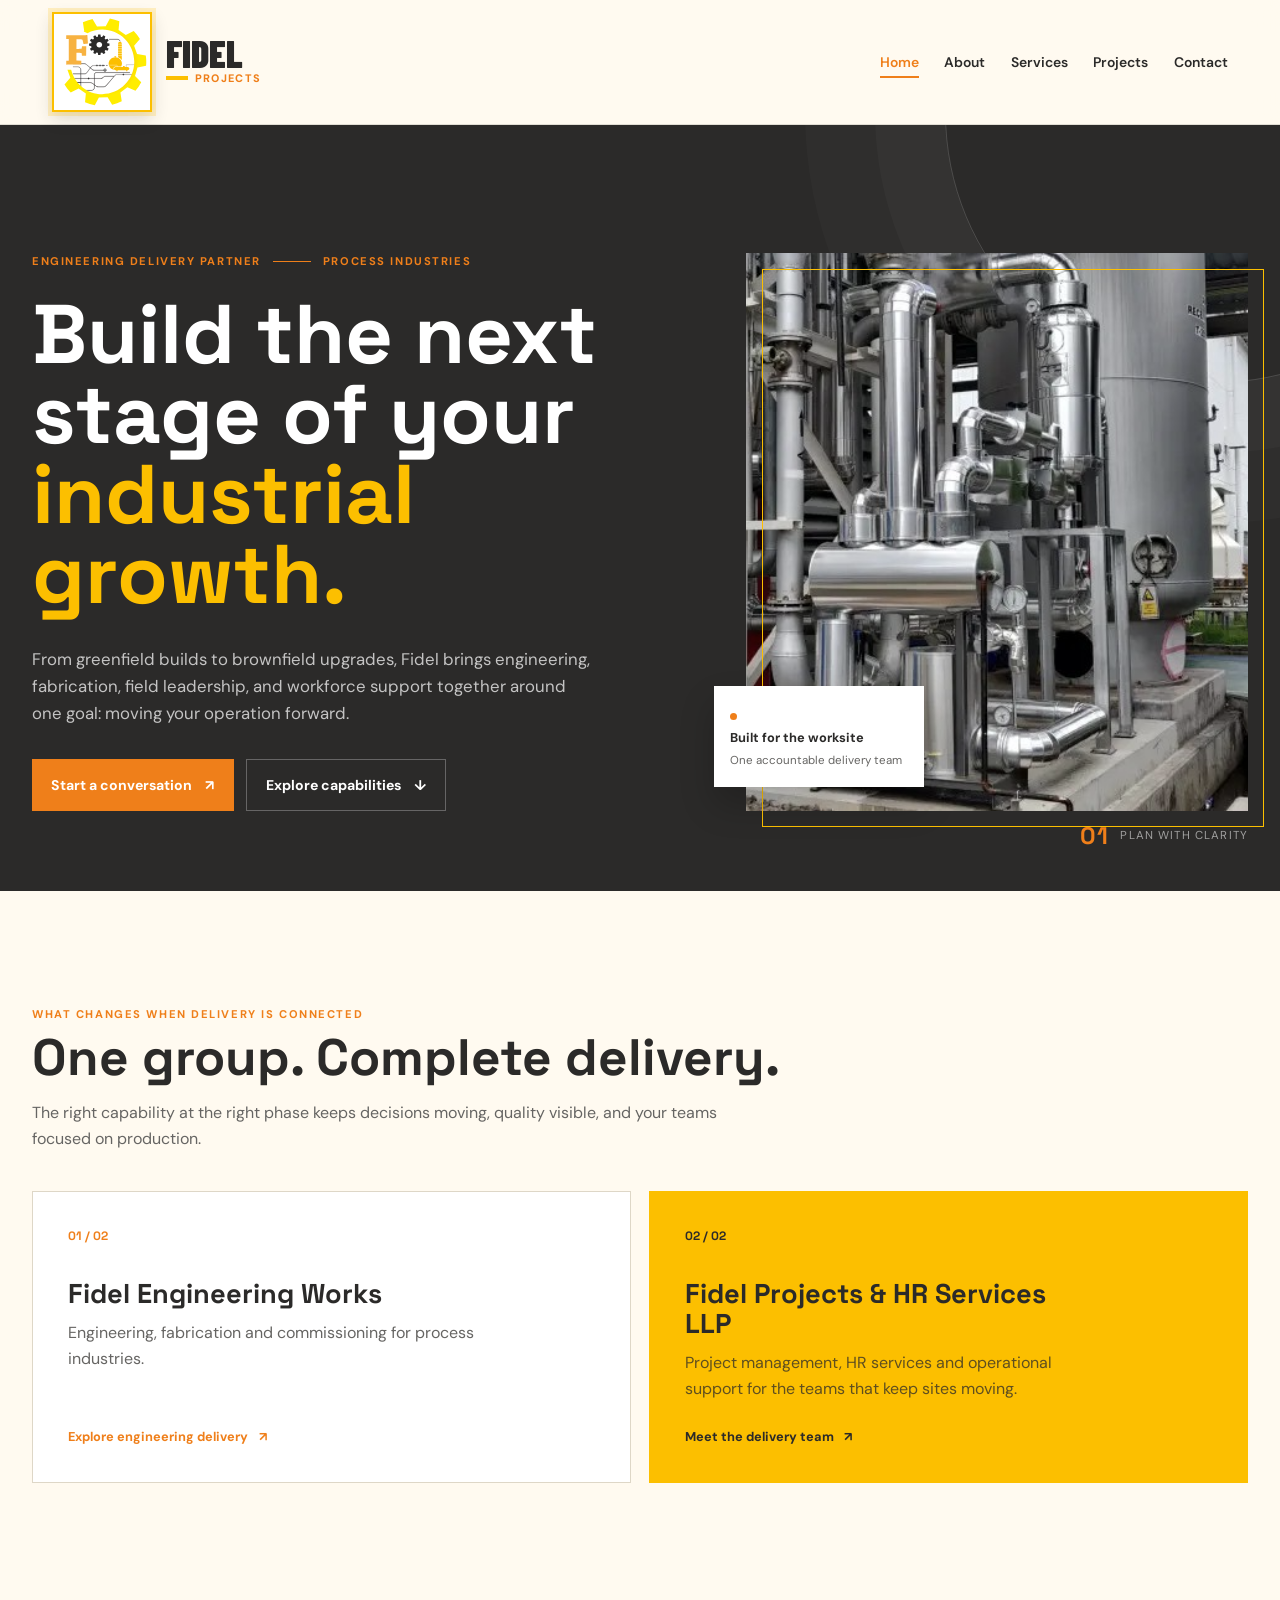
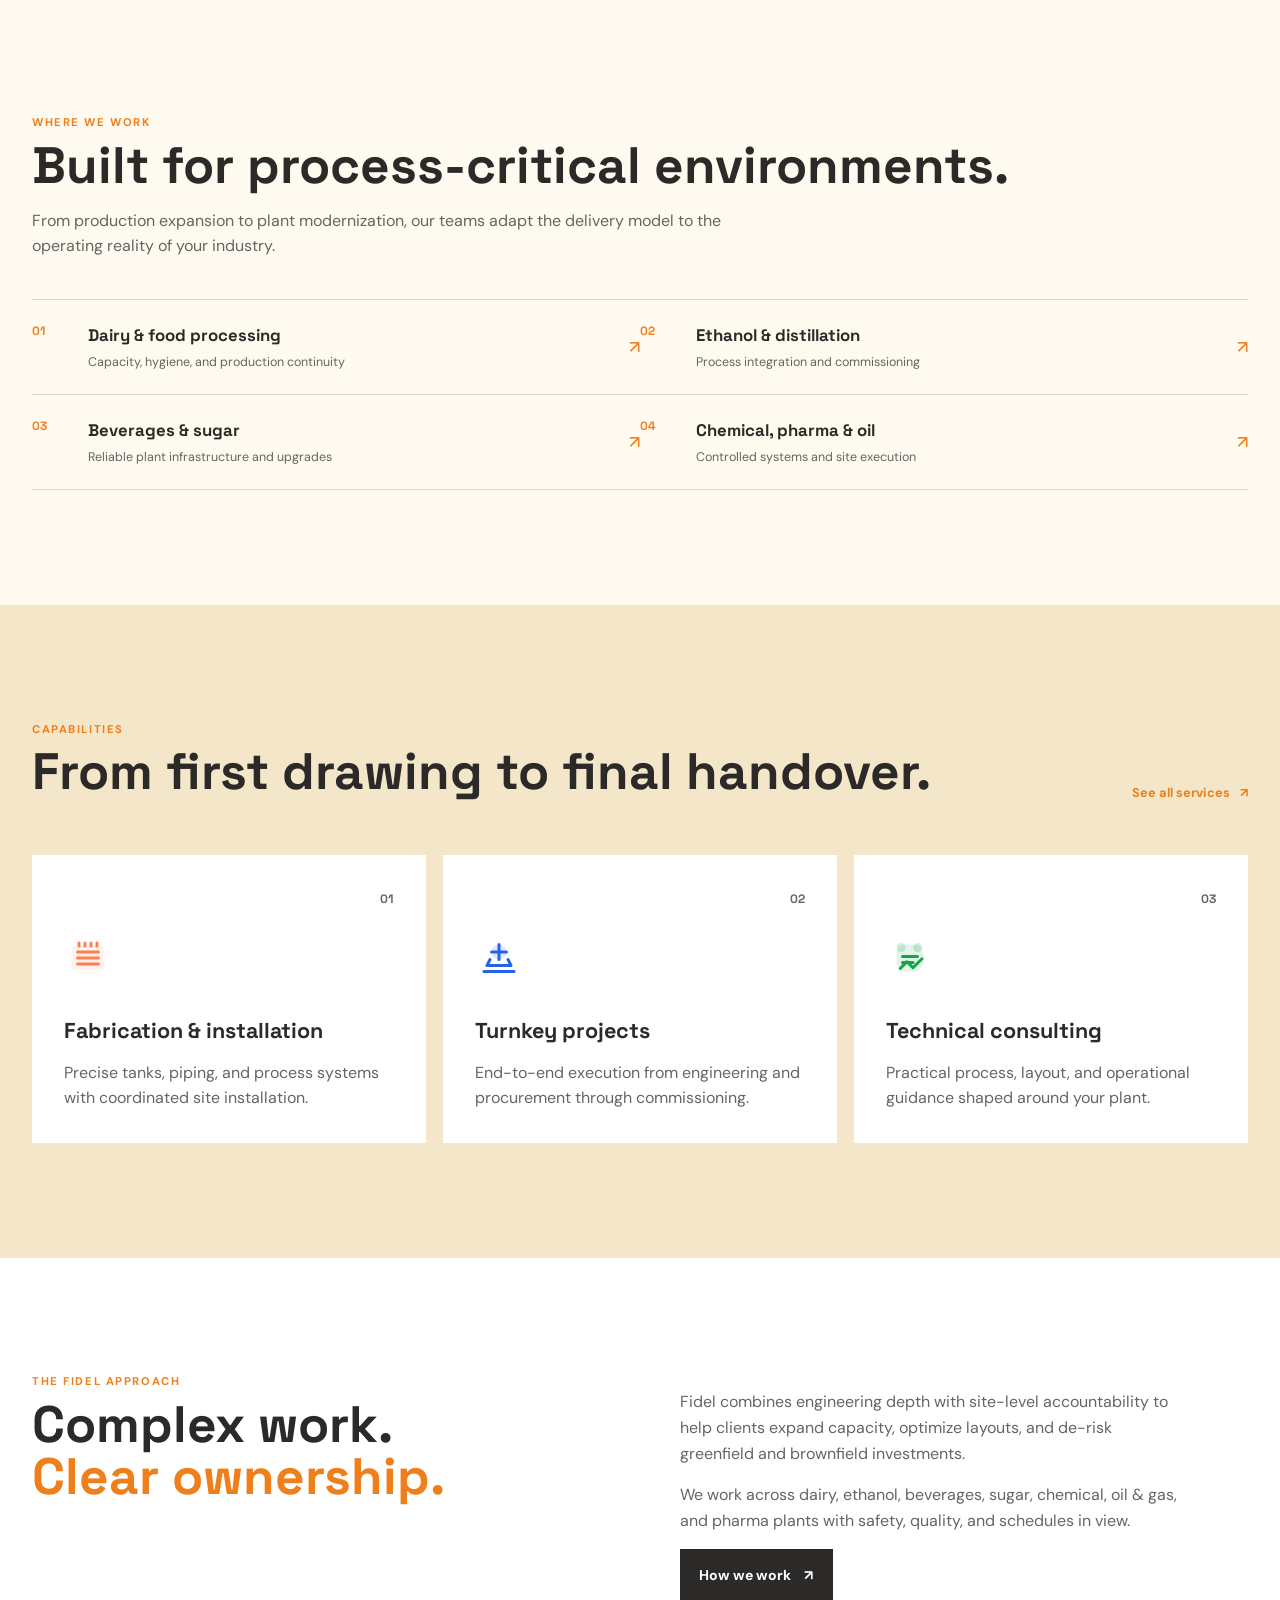
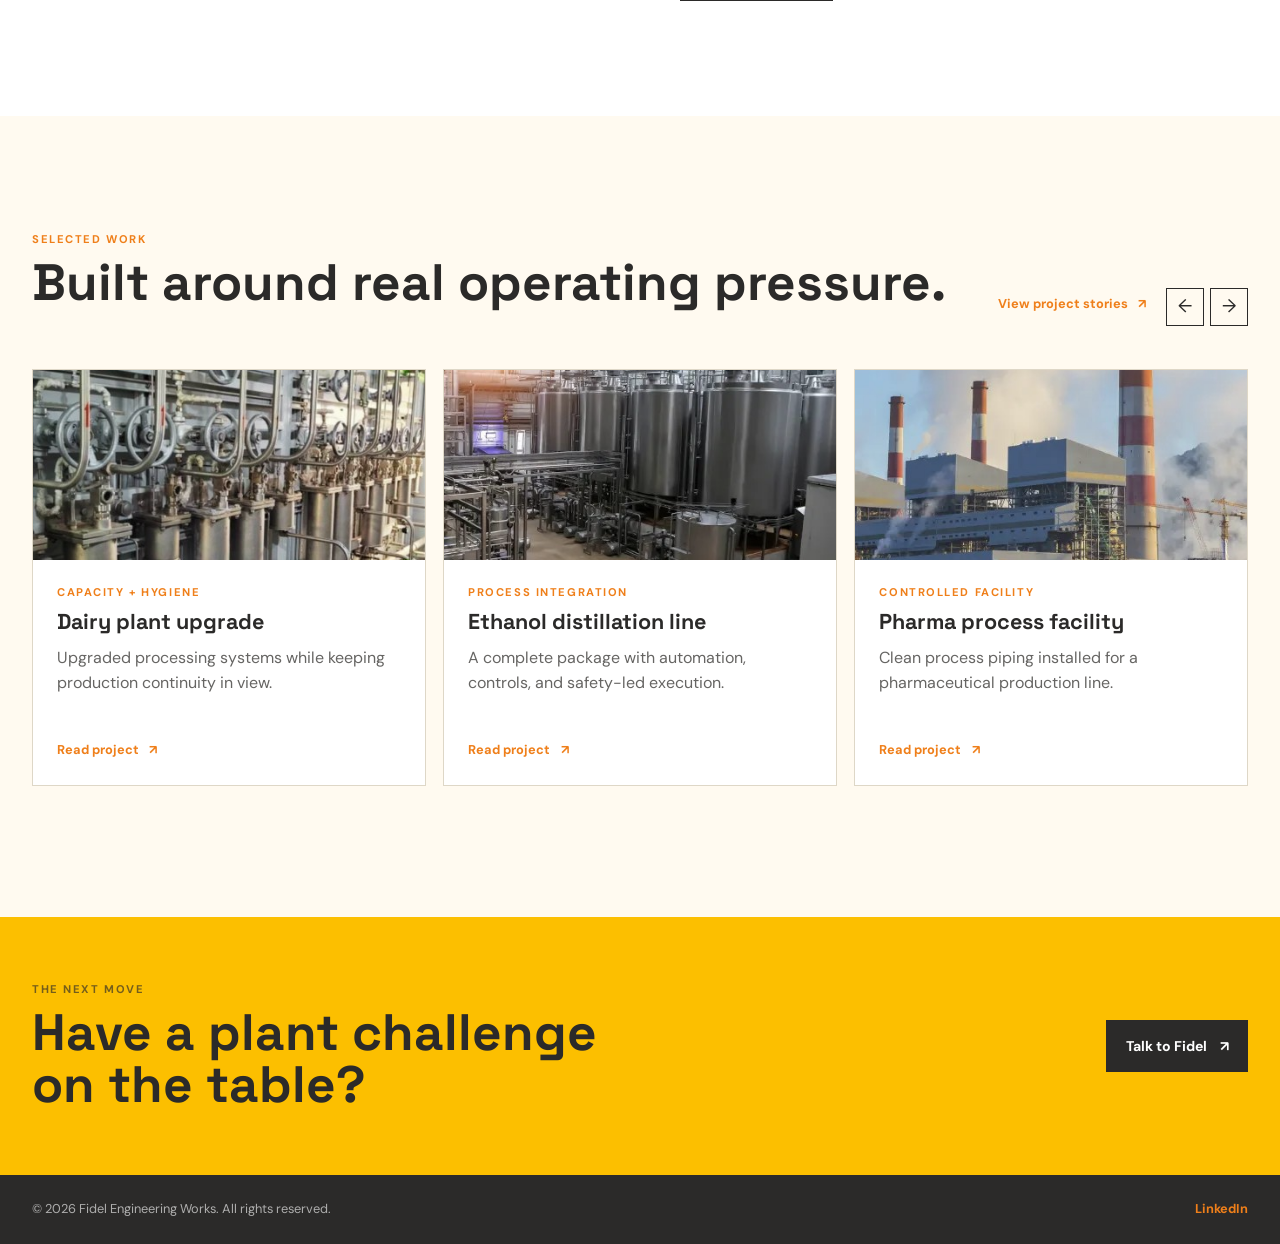
<file: index.html>
<!DOCTYPE html>
<html lang="en">
<head>
  <meta charset="UTF-8">
  <title>Fidel Projects | Industrial Delivery That Moves You Forward</title>
  <meta name="viewport" content="width=device-width, initial-scale=1.0">
  <meta name="description" content="Fidel Projects combines engineering, fabrication, project management and workforce support to help process industries deliver with confidence.">
  <meta name="theme-color" content="#2b2a29">
  <meta property="og:type" content="website">
  <meta property="og:title" content="Fidel Projects | Industrial Delivery That Moves You Forward">
  <meta property="og:description" content="Integrated engineering, fabrication, project management and workforce support for process industries.">
  <meta property="og:url" content="https://fidel-projects.com/">
  <meta property="og:image" content="https://fidel-projects.com/assets/industry-3.jpeg">
  <meta name="twitter:card" content="summary_large_image">
  <meta name="twitter:title" content="Fidel Projects | Industrial Delivery That Moves You Forward">
  <meta name="twitter:description" content="Integrated engineering, fabrication, project management and workforce support for process industries.">
  <meta name="twitter:image" content="https://fidel-projects.com/assets/industry-3.jpeg">
  <link rel="canonical" href="https://fidel-projects.com/">
  <link rel="icon" type="image/svg+xml" href="assets/Logo.svg">
  <link rel="stylesheet" href="style.css">
  <script type="application/ld+json">
    {
      "@context": "https://schema.org",
      "@type": "Organization",
      "name": "Fidel Projects",
      "url": "https://fidel-projects.com/",
      "logo": "https://fidel-projects.com/assets/Logo.svg",
      "sameAs": ["https://www.linkedin.com/company/fidel-engineering-works/"]
    }
  </script>
</head>
<body>
  <header class="site-header">
    <nav class="site-nav" aria-label="Primary navigation">
      <a class="logo" href="index.html#home" aria-label="Fidel Projects home"><img src="assets/Logo.svg" alt="" class="logo-image"><span class="logo-name"><span class="logo-primary">Fidel</span><span class="logo-secondary">Projects</span></span></a>
      <button class="menu-toggle" type="button" aria-expanded="false" aria-controls="primary-menu" aria-label="Open navigation menu"><span></span><span></span><span></span></button>
      <ul class="nav-links" id="primary-menu">
        <li><a href="index.html#home">Home</a></li><li><a href="about.html#about">About</a></li><li><a href="services.html#services">Services</a></li><li><a href="projects.html#projects">Projects</a></li><li><a href="contact.html#contact">Contact</a></li>
      </ul>
    </nav>
  </header>
  <main>
    <section class="hero" id="home">
      <div class="hero-copy"><p class="eyebrow">Engineering delivery partner <span class="eyebrow-rule"></span> Process industries</p><h1><span>Build the next</span><span>stage of your</span><span class="hero-accent">industrial growth.</span></h1><p class="hero-lead">From greenfield builds to brownfield upgrades, Fidel brings engineering, fabrication, field leadership, and workforce support together around one goal: moving your operation forward.</p><p class="hero-cta"><a class="btn btn-primary" href="contact.html#contact">Start a conversation <span aria-hidden="true">↗</span></a><a class="btn btn-secondary" href="#services">Explore capabilities <span aria-hidden="true">↓</span></a></p></div>
      <div class="hero-visual" aria-label="Industrial process piping and plant equipment"><img src="assets/industry-3.jpeg" alt="Stainless steel process piping and skids in an industrial facility"><div class="hero-note"><span class="status-dot"></span><strong>Built for the worksite</strong><small>One accountable delivery team</small></div></div><div class="hero-metric"><strong>01</strong><span>Plan with clarity</span></div>
    </section>
    <section class="section brands reveal"><div class="section-inner"><div class="section-kicker">What changes when delivery is connected</div><h2>One group. Complete delivery.</h2><p class="section-intro">The right capability at the right phase keeps decisions moving, quality visible, and your teams focused on production.</p><div class="brand-highlight"><div class="brand-card"><span class="card-index">01 / 02</span><h3>Fidel Engineering Works</h3><p class="brand-intro">Engineering, fabrication and commissioning for process industries.</p><a class="text-link" href="services.html#services">Explore engineering delivery <span aria-hidden="true">↗</span></a></div><div class="brand-card brand-card-dark"><span class="card-index">02 / 02</span><h3>Fidel Projects &amp; HR Services LLP</h3><p class="brand-intro">Project management, HR services and operational support for the teams that keep sites moving.</p><a class="text-link" href="about.html#about">Meet the delivery team <span aria-hidden="true">↗</span></a></div></div></div></section>
    <section class="section industries reveal" id="industries"><div class="section-inner"><div class="section-kicker">Where we work</div><h2>Built for process-critical environments.</h2><p class="section-intro">From production expansion to plant modernization, our teams adapt the delivery model to the operating reality of your industry.</p><div class="industry-list"><a class="industry-item" href="contact.html#contact"><span>01</span><strong>Dairy &amp; food processing</strong><small>Capacity, hygiene, and production continuity</small><b aria-hidden="true">↗</b></a><a class="industry-item" href="contact.html#contact"><span>02</span><strong>Ethanol &amp; distillation</strong><small>Process integration and commissioning</small><b aria-hidden="true">↗</b></a><a class="industry-item" href="contact.html#contact"><span>03</span><strong>Beverages &amp; sugar</strong><small>Reliable plant infrastructure and upgrades</small><b aria-hidden="true">↗</b></a><a class="industry-item" href="contact.html#contact"><span>04</span><strong>Chemical, pharma &amp; oil</strong><small>Controlled systems and site execution</small><b aria-hidden="true">↗</b></a></div></div></section>
    <section class="section services reveal" id="services"><div class="section-inner"><div class="section-heading-row"><div><div class="section-kicker">Capabilities</div><h2>From first drawing to final handover.</h2></div><a class="text-link" href="services.html#services">See all services <span aria-hidden="true">↗</span></a></div><div class="service-list"><article class="service"><span class="service-number">01</span><img class="service-icon" src="assets/icon-fabrication.svg" alt=""><h3>Fabrication &amp; installation</h3><p>Precise tanks, piping, and process systems with coordinated site installation.</p></article><article class="service"><span class="service-number">02</span><img class="service-icon" src="assets/icon-project.svg" alt=""><h3>Turnkey projects</h3><p>End-to-end execution from engineering and procurement through commissioning.</p></article><article class="service"><span class="service-number">03</span><img class="service-icon" src="assets/icon-consulting.svg" alt=""><h3>Technical consulting</h3><p>Practical process, layout, and operational guidance shaped around your plant.</p></article></div></div></section>
    <section id="about" class="section about reveal"><div class="section-inner"><div class="about-grid"><div><div class="section-kicker">The Fidel approach</div><h2>Complex work.<br><em>Clear ownership.</em></h2></div><div class="about-copy"><p>Fidel combines engineering depth with site-level accountability to help clients expand capacity, optimize layouts, and de-risk greenfield and brownfield investments.</p><p>We work across dairy, ethanol, beverages, sugar, chemical, oil &amp; gas, and pharma plants with safety, quality, and schedules in view.</p><a class="btn btn-dark" href="about.html#about">How we work <span aria-hidden="true">↗</span></a></div></div></div></section>
    <section class="section projects reveal" id="projects"><div class="section-inner"><div class="section-heading-row"><div><div class="section-kicker">Selected work</div><h2>Built around real operating pressure.</h2></div><div class="project-carousel-actions"><a class="text-link" href="projects.html#projects">View project stories <span aria-hidden="true">↗</span></a><div class="carousel-buttons"><button class="carousel-button project-carousel-prev" type="button" aria-label="Previous project">←</button><button class="carousel-button project-carousel-next" type="button" aria-label="Next project">→</button></div></div></div><div class="project-carousel" aria-label="Selected project stories"><div class="project-cards" tabindex="0"><article class="project-card"><img src="assets/industry-1.jpeg" alt="Process valves and control systems"><div><span class="project-tag">Capacity + hygiene</span><h3>Dairy plant upgrade</h3><p>Upgraded processing systems while keeping production continuity in view.</p><a class="text-link" href="projects.html#projects">Read project <span aria-hidden="true">↗</span></a></div></article><article class="project-card"><img src="assets/industry-2.jpeg" alt="Power plant and industrial infrastructure"><div><span class="project-tag">Process integration</span><h3>Ethanol distillation line</h3><p>A complete package with automation, controls, and safety-led execution.</p><a class="text-link" href="projects.html#projects">Read project <span aria-hidden="true">↗</span></a></div></article><article class="project-card"><img src="assets/industry-4.jpeg" alt="Large stainless storage tanks"><div><span class="project-tag">Controlled facility</span><h3>Pharma process facility</h3><p>Clean process piping installed for a pharmaceutical production line.</p><a class="text-link" href="projects.html#projects">Read project <span aria-hidden="true">↗</span></a></div></article></div></div></div></section>
    <section class="section contact-band reveal"><div class="section-inner contact-band-inner"><div><div class="section-kicker">The next move</div><h2>Have a plant challenge<br>on the table?</h2></div><a class="btn btn-primary" href="contact.html#contact">Talk to Fidel <span aria-hidden="true">↗</span></a></div></section>
  </main>
  <footer class="site-footer"><p>© 2026 Fidel Engineering Works. All rights reserved.</p><a class="footer-linkedin" href="https://www.linkedin.com/company/fidel-engineering-works/" target="_blank" rel="noopener noreferrer">LinkedIn</a></footer>
  <script src="script.js"></script>
</body>
</html>
</file>
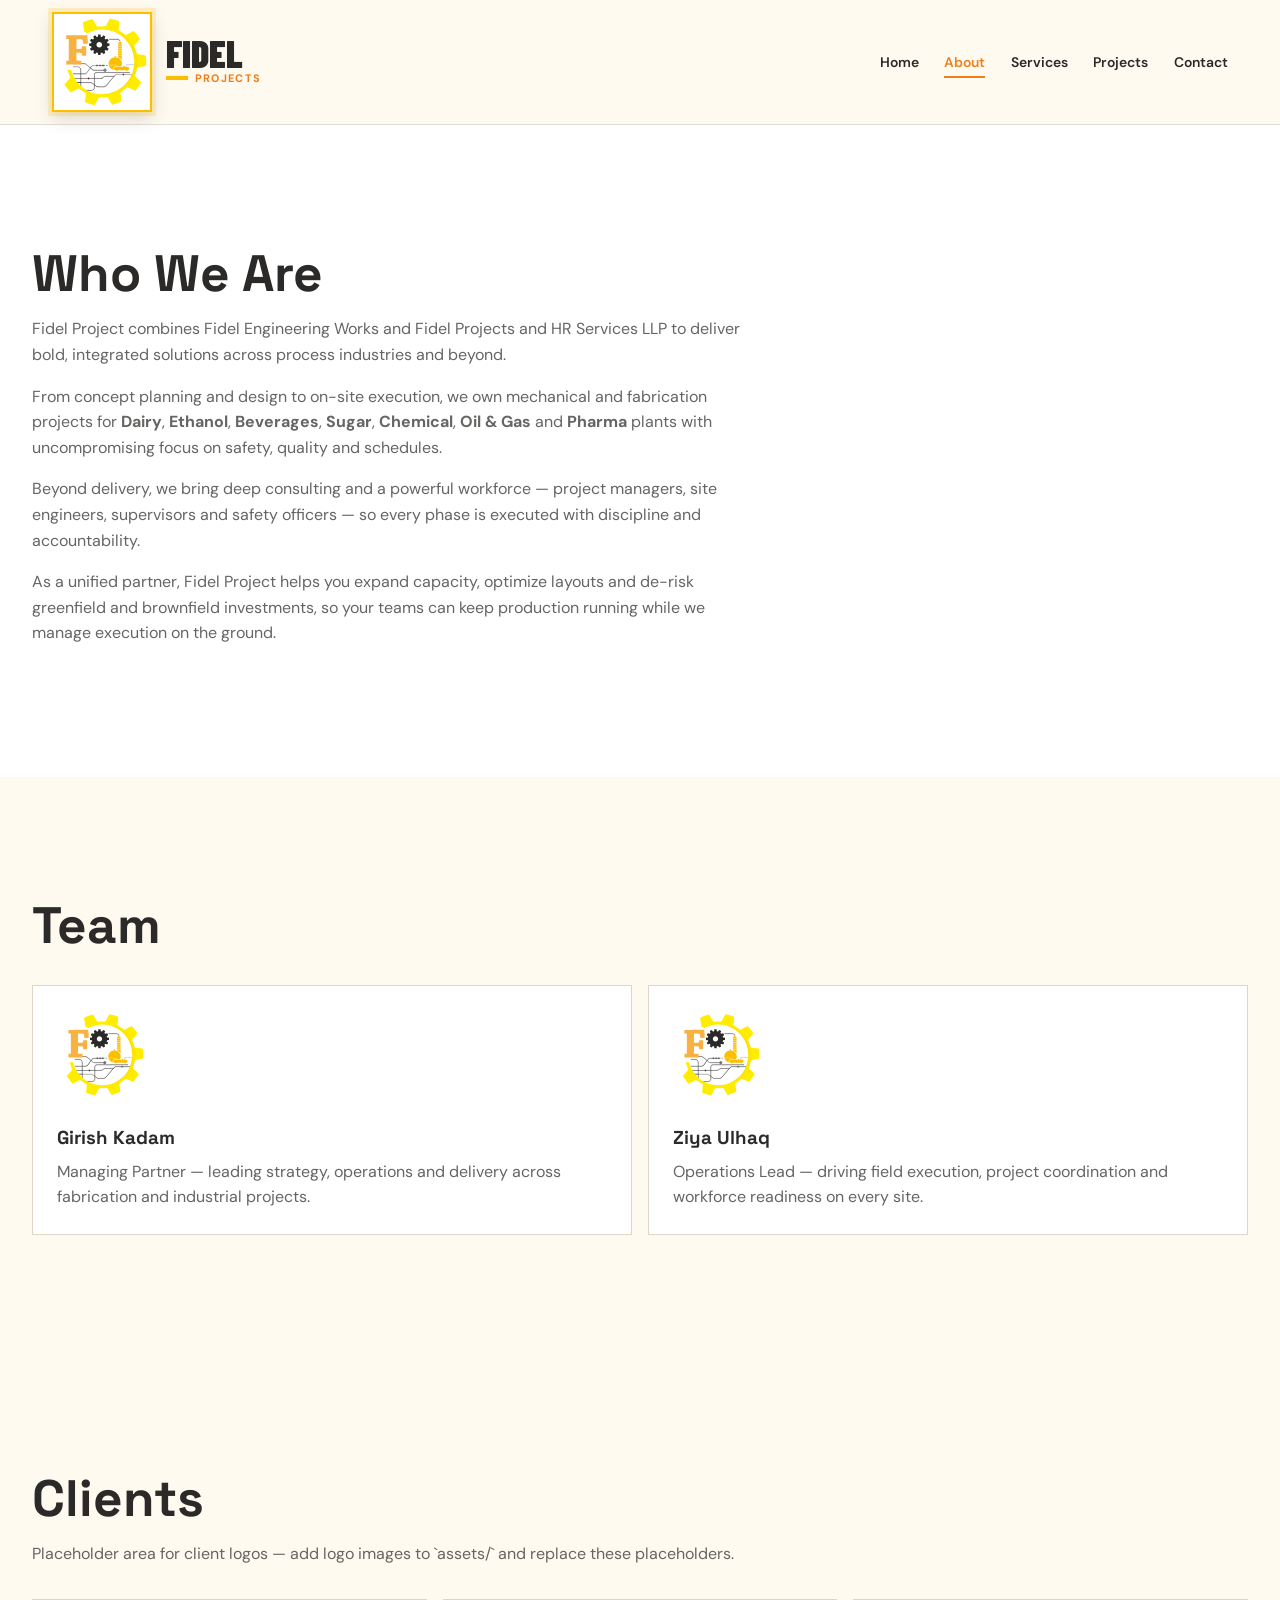
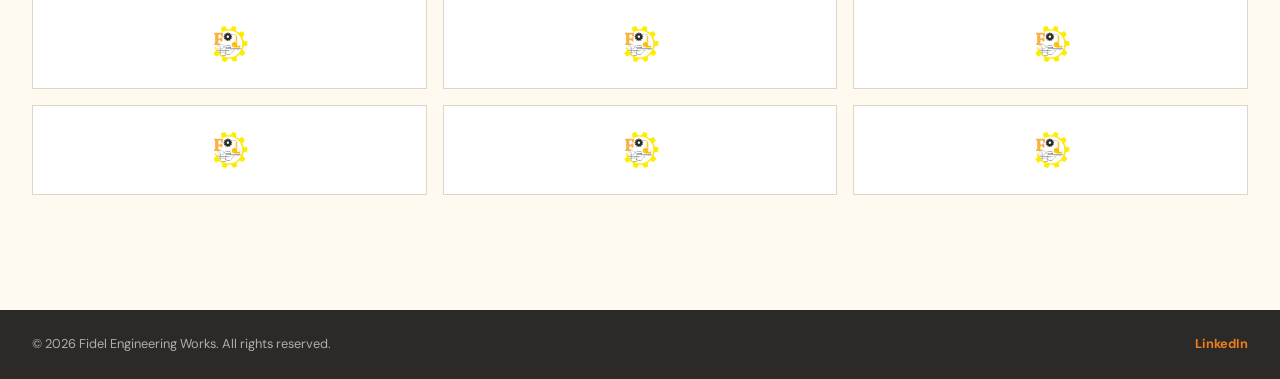
<file: about.html>
<!DOCTYPE html>
<html lang="en">
<head>
  <meta charset="UTF-8">
  <title>Fidel Projects — About</title>
  <meta name="viewport" content="width=device-width, initial-scale=1.0">
  <meta name="description" content="Learn about Fidel Projects, Fidel Engineering Works and the team delivering industrial project solutions.">
  <meta property="og:type" content="website"><meta property="og:title" content="About Fidel Projects"><meta property="og:description" content="Meet the integrated engineering, project delivery, and workforce support team behind Fidel Projects."><meta property="og:url" content="https://fidel-projects.com/about.html"><meta property="og:image" content="https://fidel-projects.com/assets/industry-3.jpeg"><meta name="twitter:card" content="summary_large_image">
  <link rel="canonical" href="https://fidel-projects.com/about.html">
  <link rel="icon" type="image/svg+xml" href="assets/Logo.svg">
  <link rel="stylesheet" href="style.css">
</head>
<body>
  <header class="site-header">
    <nav class="site-nav" aria-label="Primary navigation">
      <a class="logo" href="index.html#home">
        <img src="assets/Logo.svg" alt="Fidel Engineering Works logo" class="logo-image">
        <span class="logo-name"><span class="logo-primary">Fidel</span><span class="logo-secondary">Projects</span></span>
      </a>
      <button class="menu-toggle" type="button" aria-expanded="false" aria-controls="primary-menu" aria-label="Open navigation menu"><span></span><span></span><span></span></button>
      <ul class="nav-links" id="primary-menu">
        <li><a href="index.html#home">Home</a></li>
        <li><a href="about.html#about">About</a></li>
        <li><a href="services.html#services">Services</a></li>
        <li><a href="projects.html#projects">Projects</a></li>
        <li><a href="contact.html#contact">Contact</a></li>
      </ul>
    </nav>
  </header>

  <main>
    <section class="section about">
      <div class="section-inner">
        <a id="about" class="scroll-anchor" aria-hidden="true"></a>
        <h2>Who We Are</h2>
        <p>Fidel Project combines Fidel Engineering Works and Fidel Projects and HR Services LLP to deliver bold, integrated solutions across process industries and beyond.</p>
        <p>From concept planning and design to on-site execution, we own mechanical and fabrication projects for <strong>Dairy</strong>, <strong>Ethanol</strong>, <strong>Beverages</strong>, <strong>Sugar</strong>, <strong>Chemical</strong>, <strong>Oil &amp; Gas</strong> and <strong>Pharma</strong> plants with uncompromising focus on safety, quality and schedules.</p>
        <p>Beyond delivery, we bring deep consulting and a powerful workforce — project managers, site engineers, supervisors and safety officers — so every phase is executed with discipline and accountability.</p>
        <p>As a unified partner, Fidel Project helps you expand capacity, optimize layouts and de-risk greenfield and brownfield investments, so your teams can keep production running while we manage execution on the ground.</p>
      </div>
    </section>
    <section id="team" class="section team">
      <div class="section-inner">
        <h2>Team</h2>
        <div class="team-grid">
          <article class="team-member">
            <img src="assets/Logo.svg" alt="Fidel Projects logo" class="team-photo">
            <h3>Girish Kadam</h3>
            <p>Managing Partner — leading strategy, operations and delivery across fabrication and industrial projects.</p>
          </article>
          <article class="team-member">
            <img src="assets/Logo.svg" alt="Ziya Ulhaq profile placeholder" class="team-photo">
            <h3>Ziya Ulhaq</h3>
            <p>Operations Lead — driving field execution, project coordination and workforce readiness on every site.</p>
          </article>
        </div>
      </div>
    </section>

    <section id="clients" class="section clients">
      <div class="section-inner">
        <h2>Clients</h2>
        <p>Placeholder area for client logos — add logo images to `assets/` and replace these placeholders.</p>
        <div class="clients-grid">
          <img src="assets/Logo.svg" alt="Client logo placeholder" class="client-logo">
          <img src="assets/Logo.svg" alt="Client logo placeholder" class="client-logo">
          <img src="assets/Logo.svg" alt="Client logo placeholder" class="client-logo">
          <img src="assets/Logo.svg" alt="Client logo placeholder" class="client-logo">
          <img src="assets/Logo.svg" alt="Client logo placeholder" class="client-logo">
          <img src="assets/Logo.svg" alt="Client logo placeholder" class="client-logo">
        </div>
      </div>
    </section>
  </main>

  <footer class="site-footer">
    <p>© 2026 Fidel Engineering Works. All rights reserved.</p>
    <a class="footer-linkedin" href="https://www.linkedin.com/company/fidel-engineering-works/" target="_blank" rel="noopener noreferrer">LinkedIn</a>
  </footer>

  <script src="script.js"></script>
</body>
</html>
</file>
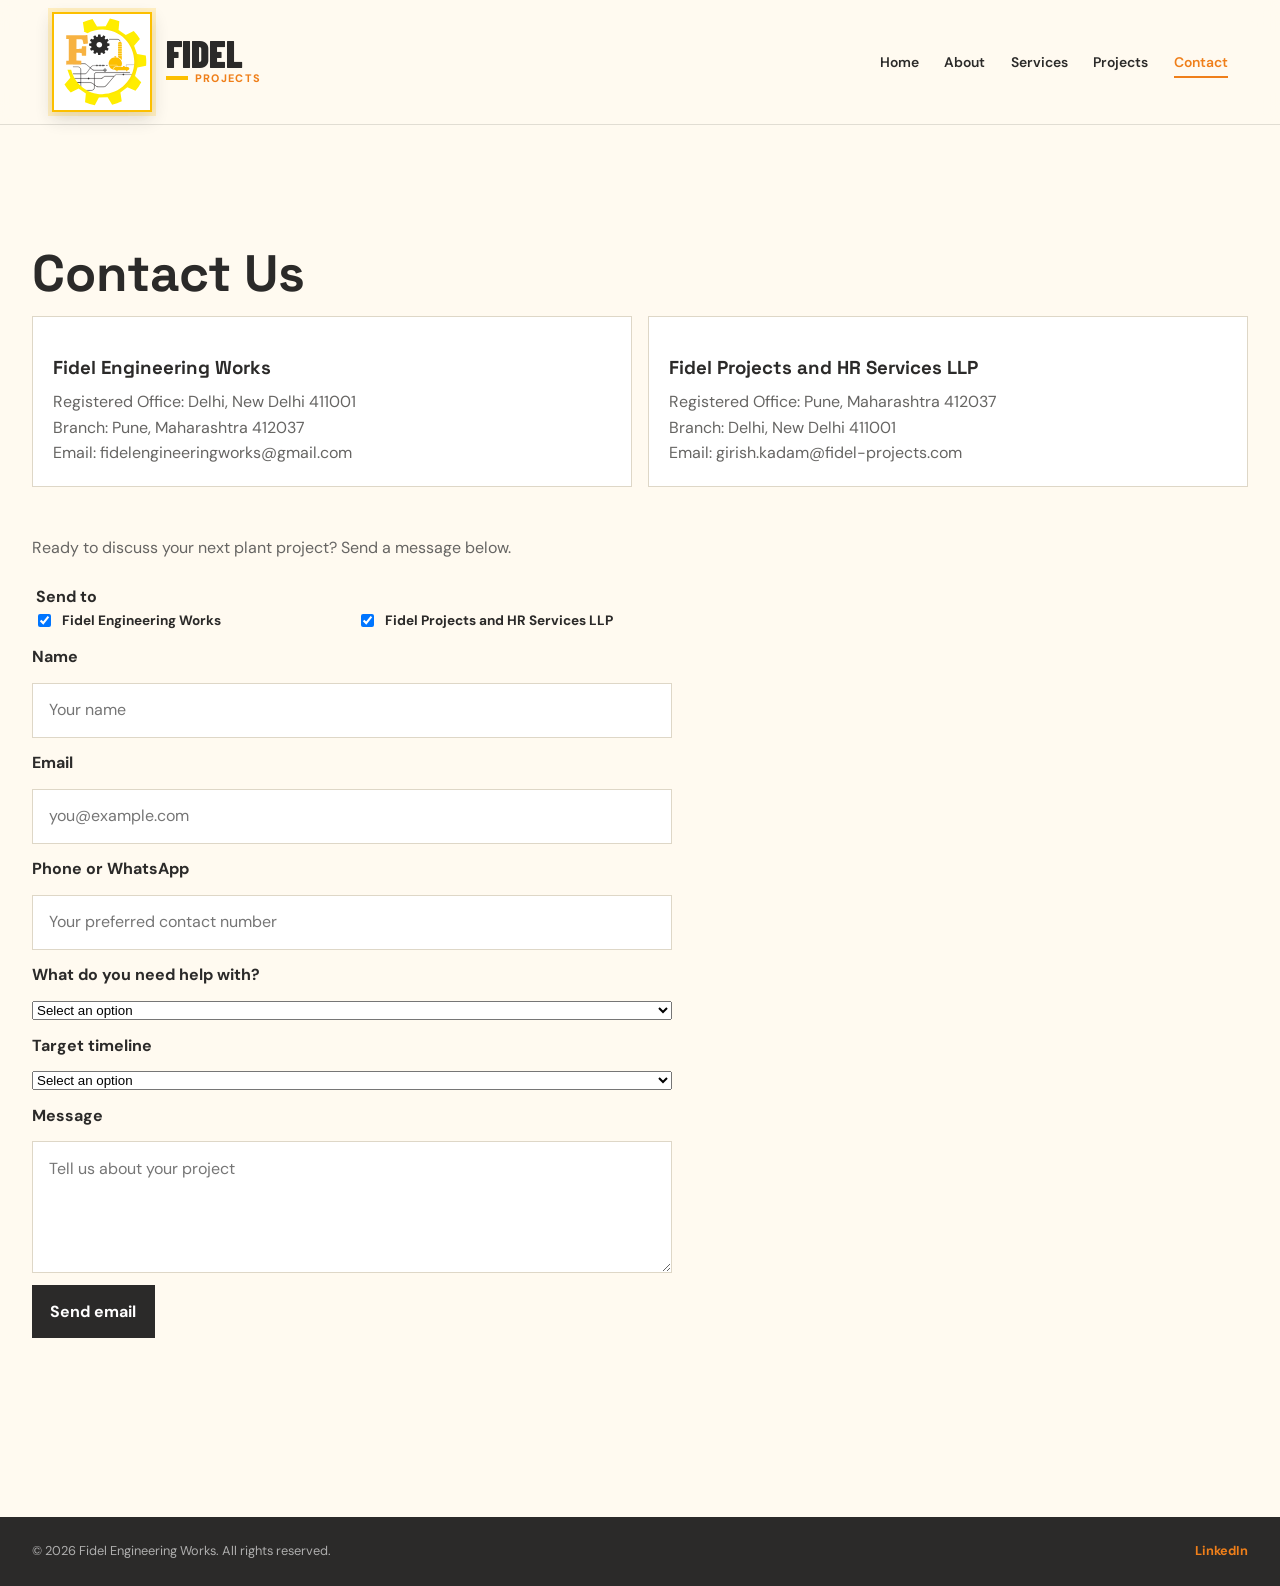
<file: contact.html>
<!DOCTYPE html>
<html lang="en">
<head>
  <meta charset="UTF-8">
  <title>Fidel Projects — Contact</title>
  <meta name="viewport" content="width=device-width, initial-scale=1.0">
  <meta name="description" content="Contact Fidel Projects for engineering, fabrication, project management and workforce support enquiries.">
  <meta property="og:type" content="website"><meta property="og:title" content="Contact Fidel Projects"><meta property="og:description" content="Discuss your next plant project with the Fidel Projects delivery team."><meta property="og:url" content="https://fidel-projects.com/contact.html"><meta property="og:image" content="https://fidel-projects.com/assets/industry-3.jpeg"><meta name="twitter:card" content="summary_large_image">
  <link rel="canonical" href="https://fidel-projects.com/contact.html">
  <link rel="icon" type="image/svg+xml" href="assets/Logo.svg">
  <link rel="stylesheet" href="style.css">
</head>
<body>
  <header class="site-header">
    <nav class="site-nav" aria-label="Primary navigation">
      <a class="logo" href="index.html#home">
        <img src="assets/Logo.svg" alt="Fidel Engineering Works logo" class="logo-image">
        <span class="logo-name"><span class="logo-primary">Fidel</span><span class="logo-secondary">Projects</span></span>
      </a>
      <button class="menu-toggle" type="button" aria-expanded="false" aria-controls="primary-menu" aria-label="Open navigation menu"><span></span><span></span><span></span></button>
      <ul class="nav-links" id="primary-menu">
        <li><a href="index.html#home">Home</a></li>
        <li><a href="about.html#about">About</a></li>
        <li><a href="services.html#services">Services</a></li>
        <li><a href="projects.html#projects">Projects</a></li>
        <li><a href="contact.html#contact">Contact</a></li>
      </ul>
    </nav>
  </header>

  <main>
    <section class="section contact">
      <div class="section-inner">
        <a id="contact" class="scroll-anchor" aria-hidden="true"></a>
        <h2>Contact Us</h2>
        <div class="contact-grid">
          <div class="contact-addresses">
            <article class="company">
              <h3>Fidel Engineering Works</h3>
              <address>
                Registered Office: Delhi, New Delhi 411001<br>
                Branch: Pune, Maharashtra 412037<br>
                Email: <a href="mailto:fidelengineeringworks@gmail.com">fidelengineeringworks@gmail.com</a>
              </address>
            </article>

            <article class="company">
              <h3>Fidel Projects and HR Services LLP</h3>
              <address>
                Registered Office: Pune, Maharashtra 412037<br>
                Branch: Delhi, New Delhi 411001<br>
                Email: <a href="mailto:girish.kadam@fidel-projects.com">girish.kadam@fidel-projects.com</a>
              </address>
            </article>
          </div>

          <div class="contact-form-wrap">
            <p>Ready to discuss your next plant project? Send a message below.</p>
            <form id="contactForm" class="contact-form">
              <fieldset class="recipient-choice">
                <legend>Send to</legend>
                <label class="recipient-card">
                  <input type="checkbox" name="recipient" value="Fidel Engineering Works" data-email="fidelengineeringworks@gmail.com" checked>
                  <strong>Fidel Engineering Works</strong>
                </label>
                <label class="recipient-card">
                  <input type="checkbox" name="recipient" value="Fidel Projects and HR Services LLP" data-email="girish.kadam@fidel-projects.com" checked>
                  <strong>Fidel Projects and HR Services LLP</strong>
                </label>
              </fieldset>

              <label for="name">Name</label>
              <input id="name" name="name" type="text" placeholder="Your name" required>

              <label for="email">Email</label>
              <input id="email" name="email" type="email" placeholder="you@example.com" required>

              <label for="phone">Phone or WhatsApp</label>
              <input id="phone" name="phone" type="tel" placeholder="Your preferred contact number">

              <label for="projectType">What do you need help with?</label>
              <select id="projectType" name="projectType">
                <option value="">Select an option</option>
                <option>Fabrication and installation</option>
                <option>Turnkey project delivery</option>
                <option>Technical consulting</option>
                <option>Site workforce support</option>
              </select>

              <label for="timeline">Target timeline</label>
              <select id="timeline" name="timeline">
                <option value="">Select an option</option>
                <option>Planning stage</option>
                <option>Within 1 month</option>
                <option>Within 3 months</option>
                <option>More than 3 months</option>
              </select>

              <label for="message">Message</label>
              <textarea id="message" name="message" rows="4" placeholder="Tell us about your project" required></textarea>

              <button type="submit">Send email</button>
              <p id="contactMessage" class="contact-result" aria-live="polite"></p>
            </form>
          </div>
        </div>
      </div>
    </section>
  </main>

  <footer class="site-footer">
    <p>© 2026 Fidel Engineering Works. All rights reserved.</p>
    <a class="footer-linkedin" href="https://www.linkedin.com/company/fidel-engineering-works/" target="_blank" rel="noopener noreferrer">LinkedIn</a>
  </footer>

  <script src="script.js"></script>
</body>
</html>
</file>
<file: style.css>
@import url('https://fonts.googleapis.com/css2?family=Barlow+Condensed:wght@700;800;900&family=DM+Sans:wght@400;500;600;700&family=Space+Grotesk:wght@500;600;700&display=swap');

:root { --ink: #2b2a29; --muted: #666563; --paper: #fffaf0; --white: #fff; --signal: #ef7f1a; --signal-gold: #fcbf00; --line: #ded7c7; --header-offset: 112px; }
* { box-sizing: border-box; }
html { scroll-behavior: smooth; scroll-padding-top: var(--header-offset); }
body { margin: 0; min-height: 100vh; display: flex; flex-direction: column; background: var(--paper); color: var(--ink); font-family: 'DM Sans', sans-serif; line-height: 1.6; }
body.modal-open { overflow: hidden; }
a { color: inherit; text-decoration: none; }
img { max-width: 100%; }
.site-header { position: fixed; inset: 0 0 auto; z-index: 20; background: rgba(255,250,240,.94); border-bottom: 1px solid rgba(43,42,41,.14); backdrop-filter: blur(14px); }
.site-nav { max-width: 1240px; min-height: 112px; margin: auto; padding: .75rem 2rem; display: flex; align-items: center; justify-content: space-between; gap: 2rem; }
.logo { display: inline-flex; align-items: center; gap: .9rem; font-family: 'Space Grotesk', sans-serif; font-weight: 700; }
.logo-image { width: 100px; height: 100px; padding: 0; object-fit: fill; object-position: center; transform: none; border: 2px solid var(--signal-gold); border-radius: 0; background: var(--white); box-shadow: 0 0 0 4px rgba(252,191,0,.2), 0 7px 16px rgba(43,42,41,.16); }
.logo-name { display: flex; flex-direction: column; align-items: flex-start; gap: .12rem; color: var(--ink); font-family: 'Barlow Condensed', 'Arial Narrow', sans-serif; font-weight: 900; line-height: .86; text-transform: uppercase; }
.logo-primary { font-size: 2.35rem; font-weight: 900; line-height: .82; }
.logo-secondary { display: inline-flex; align-items: center; gap: .4rem; color: var(--signal); font-family: 'DM Sans', sans-serif; font-size: .68rem; font-weight: 800; letter-spacing: .12em; line-height: 1.35; }
.logo-secondary::before { content: ''; display: inline-block; width: 22px; height: 4px; background: var(--signal-gold); }
.nav-links { display: flex; align-items: center; gap: 1.6rem; list-style: none; margin: 0; padding: 0; font-size: .87rem; font-weight: 600; }
.nav-links a { padding: .35rem 0; border-bottom: 2px solid transparent; transition: color .2s, border-color .2s; }
.nav-links a:hover, .nav-links a:focus, .nav-links a.active { color: var(--signal); border-color: var(--signal); }
.menu-toggle { display: none; border: 0; background: transparent; width: 2.5rem; padding: .45rem; cursor: pointer; }
.menu-toggle span { display: block; height: 2px; margin: 5px 0; background: var(--ink); transition: transform .2s; }
main { flex: 1 0 auto; padding-top: 0; }
.hero { min-height: min(760px, calc(100vh - 96px)); padding: clamp(4rem, 10vw, 8.2rem) max(2rem, calc((100vw - 1240px) / 2)) 5rem; display: grid; grid-template-columns: minmax(0, .95fr) minmax(360px, .78fr); align-items: center; gap: clamp(3rem, 8vw, 8rem); background: var(--ink); color: var(--white); position: relative; overflow: hidden; }
.hero:before { content: ''; position: absolute; width: 42vw; height: 42vw; right: -16vw; top: -22vw; border: 1px solid rgba(255,255,255,.16); border-radius: 50%; box-shadow: 0 0 0 70px rgba(255,255,255,.025), 0 0 0 140px rgba(255,255,255,.018); }
.hero-copy, .hero-visual { position: relative; z-index: 1; }
.eyebrow, .section-kicker, .project-tag { color: var(--signal); text-transform: uppercase; letter-spacing: .14em; font-size: .7rem; font-weight: 700; }
.eyebrow { display: flex; align-items: center; gap: .75rem; margin: 0 0 1.5rem; }
.eyebrow-rule { display: inline-block; width: 38px; height: 1px; background: var(--signal); }
.hero h1 { max-width: 700px; margin: 0; font-family: 'Space Grotesk', sans-serif; font-size: clamp(3.3rem, 6.5vw, 6.5rem); line-height: .96; letter-spacing: 0; }
.hero h1 span { display: block; }
.hero-accent { color: var(--signal-gold); }
.hero-lead { max-width: 560px; margin: 2rem 0 0; color: rgba(255,255,255,.72); font-size: 1.05rem; }
.hero-cta { display: flex; gap: .8rem; flex-wrap: wrap; margin: 2rem 0 0; }
.btn { display: inline-flex; align-items: center; gap: .8rem; padding: .85rem 1.15rem; border: 1px solid transparent; font-weight: 700; font-size: .88rem; transition: transform .2s, background .2s, color .2s; }
.btn:hover, .btn:focus { transform: translateY(-3px); text-decoration: none; }
.btn-primary { background: var(--signal); color: var(--white); }
.btn-primary:hover, .btn-primary:focus { background: #f17a55; }
.btn-secondary { border-color: rgba(255,255,255,.28); color: var(--white); }
.btn-secondary:hover, .btn-secondary:focus { background: var(--white); color: var(--ink); }
.btn-dark { background: var(--ink); color: var(--white); margin-top: 1rem; }
.hero-visual { align-self: stretch; min-height: 420px; display: flex; align-items: center; }
.hero-visual:after { content: ''; position: absolute; inset: 1rem -1rem -1rem 1rem; border: 1px solid var(--signal-gold); pointer-events: none; }
.hero-visual img { width: 100%; height: 100%; min-height: 420px; object-fit: cover; filter: saturate(.75); }
.hero-note { position: absolute; left: -2rem; bottom: 1.5rem; z-index: 2; width: 210px; padding: 1rem; background: var(--white); color: var(--ink); box-shadow: 0 18px 35px rgba(0,0,0,.2); }
.hero-note strong, .hero-note small { display: block; }
.hero-note strong { font-size: .8rem; }
.hero-note small { margin-top: .25rem; color: var(--muted); font-size: .72rem; }
.status-dot { display: inline-block; width: 7px; height: 7px; margin-right: .35rem; border-radius: 50%; background: var(--signal); }
.hero-metric { position: absolute; right: max(2rem, calc((100vw - 1240px) / 2)); bottom: 2.2rem; display: flex; align-items: center; gap: .7rem; color: rgba(255,255,255,.55); font-size: .72rem; text-transform: uppercase; letter-spacing: .1em; }
.hero-metric strong { color: var(--signal); font-family: 'Space Grotesk', sans-serif; font-size: 1.5rem; }
.section { padding: clamp(4.5rem, 9vw, 8rem) max(2rem, calc((100vw - 1240px) / 2)); scroll-margin-top: var(--header-offset); }
.section-inner { max-width: 1240px; margin: 0 auto; }
.section h2 { margin: .5rem 0 1rem; font-family: 'Space Grotesk', sans-serif; font-size: clamp(2.2rem, 4vw, 4.1rem); line-height: 1.02; }
.section-intro { max-width: 590px; margin: 0 0 2.5rem; color: var(--muted); }
.brand-highlight, .service-list, .project-cards { display: grid; gap: 1.1rem; }
.brand-highlight { grid-template-columns: repeat(2, 1fr); margin-top: 2.4rem; }
.brand-card { padding: 2.2rem; min-height: 260px; border: 1px solid var(--line); background: var(--white); display: flex; flex-direction: column; align-items: flex-start; }
.brand-card-dark { background: var(--signal-gold); color: var(--ink); border-color: var(--signal-gold); }
.card-index, .service-number { margin-bottom: 2rem; color: var(--signal); font-family: 'Space Grotesk', sans-serif; font-size: .76rem; font-weight: 700; }
.brand-card-dark .card-index { color: var(--ink); }
.brand-card h3 { max-width: 380px; margin: 0 0 .7rem; font-family: 'Space Grotesk', sans-serif; font-size: 1.7rem; line-height: 1.1; }
.brand-intro { max-width: 420px; margin: 0; color: var(--muted); }
.brand-card-dark .brand-intro { color: rgba(43,42,41,.75); }
.text-link { display: inline-flex; gap: .65rem; align-items: center; margin-top: auto; padding-top: 1.6rem; color: var(--signal); font-size: .8rem; font-weight: 700; }
.text-link:hover, .text-link:focus { text-decoration: underline; }
.brand-card-dark .text-link { color: var(--ink); }
.industries { background: var(--paper); }
.industry-list { display: grid; grid-template-columns: repeat(2, 1fr); border-top: 1px solid var(--line); }
.industry-item { position: relative; display: grid; grid-template-columns: 2.5rem 1fr auto; grid-template-rows: auto auto; gap: .25rem 1rem; padding: 1.35rem 0; border-bottom: 1px solid var(--line); }
.industry-item span { grid-row: 1 / 3; color: var(--signal); font-family: 'Space Grotesk', sans-serif; font-size: .75rem; font-weight: 700; }
.industry-item strong { font-family: 'Space Grotesk', sans-serif; font-size: 1.05rem; }
.industry-item small { color: var(--muted); font-size: .78rem; }
.industry-item b { grid-column: 3; grid-row: 1 / 3; align-self: center; color: var(--signal); font-size: 1.1rem; font-weight: 500; transition: transform .2s; }
.industry-item:hover b, .industry-item:focus b { transform: translate(3px, -3px); }
.services { background: #f4e6c8; }
.section-heading-row { display: flex; align-items: end; justify-content: space-between; gap: 2rem; margin-bottom: 2.5rem; }
.section-heading-row .text-link { margin: 0 0 .7rem; }
.service-list { grid-template-columns: repeat(3, 1fr); }
.service { position: relative; min-height: 280px; padding: 2rem; background: var(--white); border-top: 3px solid transparent; transition: transform .25s, border-color .25s; }
.service:hover { transform: translateY(-6px); border-color: var(--signal); }
.service-number { position: absolute; top: 2rem; right: 2rem; margin: 0; color: var(--muted); }
.service-icon { width: 48px; height: 48px; margin: 2.8rem 0 1.5rem; object-fit: contain; }
.service h3 { margin: 0 0 .7rem; font-family: 'Space Grotesk', sans-serif; font-size: 1.35rem; }
.service p, .project-card p, .about-copy p { margin: 0; color: var(--muted); }
.about { background: var(--white); }
.about-grid { display: grid; grid-template-columns: 1fr 1fr; gap: 5rem; align-items: start; }
.about h2 em { color: var(--signal); font-style: normal; }
.about-copy { max-width: 500px; padding-top: 1rem; }
.about-copy p + p { margin-top: 1rem; }
.projects { background: var(--paper); }
.project-carousel-actions { display: flex; align-items: end; gap: 1.25rem; }
.carousel-buttons { display: flex; gap: .4rem; }
.carousel-button { width: 2.35rem; height: 2.35rem; border: 1px solid var(--ink); background: transparent; color: var(--ink); font: inherit; font-size: 1.15rem; cursor: pointer; transition: background .2s, color .2s; }
.carousel-button:hover, .carousel-button:focus { background: var(--ink); color: var(--white); }
.project-carousel { overflow: hidden; }
.project-cards { grid-template-columns: repeat(3, minmax(0, 1fr)); }
.project-carousel .project-cards { display: flex; gap: 1.1rem; overflow-x: auto; scroll-behavior: smooth; scrollbar-width: none; scroll-snap-type: x mandatory; padding: .2rem 0 1rem; }
.project-carousel .project-cards::-webkit-scrollbar { display: none; }
.project-carousel .project-card { flex: 0 0 calc((100% - 2.2rem) / 3); scroll-snap-align: start; }
.project-card { background: var(--white); border: 1px solid var(--line); overflow: hidden; }
.project-card img { display: block; width: 100%; height: 190px; object-fit: cover; filter: saturate(.8); }
.project-card > div { min-height: 225px; padding: 1.5rem; display: flex; flex-direction: column; align-items: flex-start; }
.project-card h3 { margin: .55rem 0 .65rem; font-family: 'Space Grotesk', sans-serif; font-size: 1.35rem; line-height: 1.1; }
.project-card .text-link { padding-top: 1.2rem; }
.contact-band { padding-top: 4rem; padding-bottom: 4rem; background: var(--signal-gold); color: var(--ink); }
.contact-band-inner { display: flex; justify-content: space-between; align-items: center; gap: 2rem; }
.contact-band .section-kicker { color: rgba(43,42,41,.65); }
.contact-band h2 { margin-bottom: 0; }
.contact-band .btn-primary { background: var(--ink); }
.site-footer { padding: 1.5rem max(2rem, calc((100vw - 1240px) / 2)); display: flex; justify-content: space-between; gap: 1rem; background: var(--ink); color: rgba(255,255,255,.62); font-size: .8rem; }
.site-footer p { margin: 0; }
.footer-linkedin { color: var(--signal); font-weight: 700; }
.reveal { opacity: 1; transform: none; }
.js .reveal { opacity: 0; transform: translateY(24px); transition: opacity .7s ease, transform .7s ease; }
.js .reveal.is-visible { opacity: 1; transform: none; }
.scroll-anchor { display: block; height: 0; }
@media (prefers-reduced-motion: reduce) { *, *::before, *::after { scroll-behavior: auto !important; transition-duration: .01ms !important; animation-duration: .01ms !important; } .js .reveal { opacity: 1; transform: none; } }

/* Shared inner-page surfaces */
.section > .section-inner > p, .contact p { max-width: 720px; color: var(--muted); }
.section > .section-inner > p + p { margin-top: 1rem; }
.team-grid, .clients-grid { display: grid; grid-template-columns: repeat(2, minmax(0, 1fr)); gap: 1rem; margin-top: 2rem; }
.team-member, .company, .client-logo { background: var(--white); border: 1px solid var(--line); padding: 1.5rem; }
.team-photo { width: 90px; height: 90px; object-fit: cover; border-radius: 50%; }
.team-member h3, .company h3 { margin: 1rem 0 .35rem; font-family: 'Space Grotesk', sans-serif; }
.team-member p, .company address { margin: 0; color: var(--muted); font-style: normal; }
.clients-grid { grid-template-columns: repeat(3, 1fr); }
.client-logo { width: 100%; height: 90px; object-fit: contain; }
.contact-grid { display: grid; gap: 2rem; }
.contact-addresses { display: grid; grid-template-columns: repeat(2, 1fr); gap: 1rem; }
.company { padding: 1.25rem; }
.contact-form { display: grid; gap: .8rem; max-width: 640px; margin-top: 1.5rem; }
.contact-form label, .recipient-choice legend { color: var(--ink); font-weight: 700; }
.contact-form input, .contact-form textarea { width: 100%; padding: .85rem 1rem; border: 1px solid var(--line); border-radius: 0; background: var(--white); font: inherit; }
.recipient-choice { display: grid; grid-template-columns: repeat(2, 1fr); gap: .6rem; padding: 0; border: 0; }
.recipient-choice legend { grid-column: 1 / -1; }
.recipient-card { display: flex; gap: .5rem; align-items: center; font-size: .85rem; }
.recipient-card input { width: auto; }
.contact-form button { width: max-content; padding: .85rem 1.15rem; border: 0; background: var(--ink); color: var(--white); font: inherit; font-weight: 700; cursor: pointer; }
.contact-result { min-height: 1.2rem; color: var(--signal) !important; font-weight: 700; }
@media (max-width: 640px) { .team-grid, .clients-grid, .contact-addresses, .recipient-choice { grid-template-columns: 1fr; } .detail-modal-content { grid-template-columns: 1fr; } .detail-modal-media img { min-height: 210px; max-height: 240px; } .detail-modal-copy { padding: 1.5rem; } }
.detail-modal[hidden] { display: none; }
.detail-modal { position: fixed; inset: 0; z-index: 100; display: grid; place-items: center; padding: 1.25rem; background: rgba(8,24,38,.72); }
.detail-modal-panel { position: relative; width: min(900px,100%); max-height: calc(100vh - 2.5rem); overflow: auto; background: var(--paper); border-top: 5px solid var(--signal); }
.detail-modal-close { position: absolute; top: .7rem; right: .7rem; z-index: 2; width: 2.2rem; height: 2.2rem; border: 0; border-radius: 50%; background: var(--white); font-size: 1.6rem; cursor: pointer; }
.detail-modal-content { display: grid; grid-template-columns: 42% 1fr; }
.detail-modal-media img { width: 100%; height: 100%; min-height: 360px; object-fit: cover; }
.detail-modal-copy { padding: 3.5rem 2.25rem 2.25rem; }
.detail-modal-label { color: var(--signal); font-size: .75rem; font-weight: 700; text-transform: uppercase; letter-spacing: .1em; }
.detail-modal-copy h2 { font-family: 'Space Grotesk', sans-serif; }
.detail-modal-sections h3 { margin: 1rem 0 .2rem; font-family: 'Space Grotesk', sans-serif; }
.detail-modal-sections p { margin: 0; color: var(--muted); }
@media (max-width: 800px) { .site-nav { min-height: 112px; padding: .5rem 1.25rem; } .menu-toggle { display: block; } .nav-links { position: absolute; top: 112px; left: 0; right: 0; display: none; padding: 1rem 1.25rem 1.4rem; background: var(--paper); border-bottom: 1px solid var(--line); flex-direction: column; align-items: stretch; gap: .2rem; } .nav-links.is-open { display: flex; } .nav-links a { display: block; padding: .7rem 0; } .hero { min-height: auto; padding: 5rem 1.25rem 6rem; grid-template-columns: 1fr; gap: 3rem; } .hero h1 { font-size: clamp(3rem, 15vw, 5rem); } .hero-visual { min-height: 300px; } .hero-visual img { min-height: 300px; } .hero-note { left: 1rem; } .hero-metric { right: 1.25rem; bottom: 1.4rem; } .section { padding-left: 1.25rem; padding-right: 1.25rem; } .brand-highlight, .service-list, .about-grid, .industry-list { grid-template-columns: 1fr; } .project-carousel-actions { align-items: start; flex-direction: column; gap: .8rem; } .project-carousel .project-card { flex-basis: 88%; } .brand-card { min-height: 230px; } .section-heading-row, .contact-band-inner { display: block; } .section-heading-row .text-link { margin-top: 1.5rem; } .contact-band .btn { margin-top: 1.5rem; } .site-footer { padding-left: 1.25rem; padding-right: 1.25rem; } }
+@media (prefers-reduced-motion: reduce) { *, *::before, *::after { scroll-behavior: auto !important; transition-duration: .01ms !important; animation-duration: .01ms !important; } .js .reveal { opacity: 1; transform: none; } }
</file>
